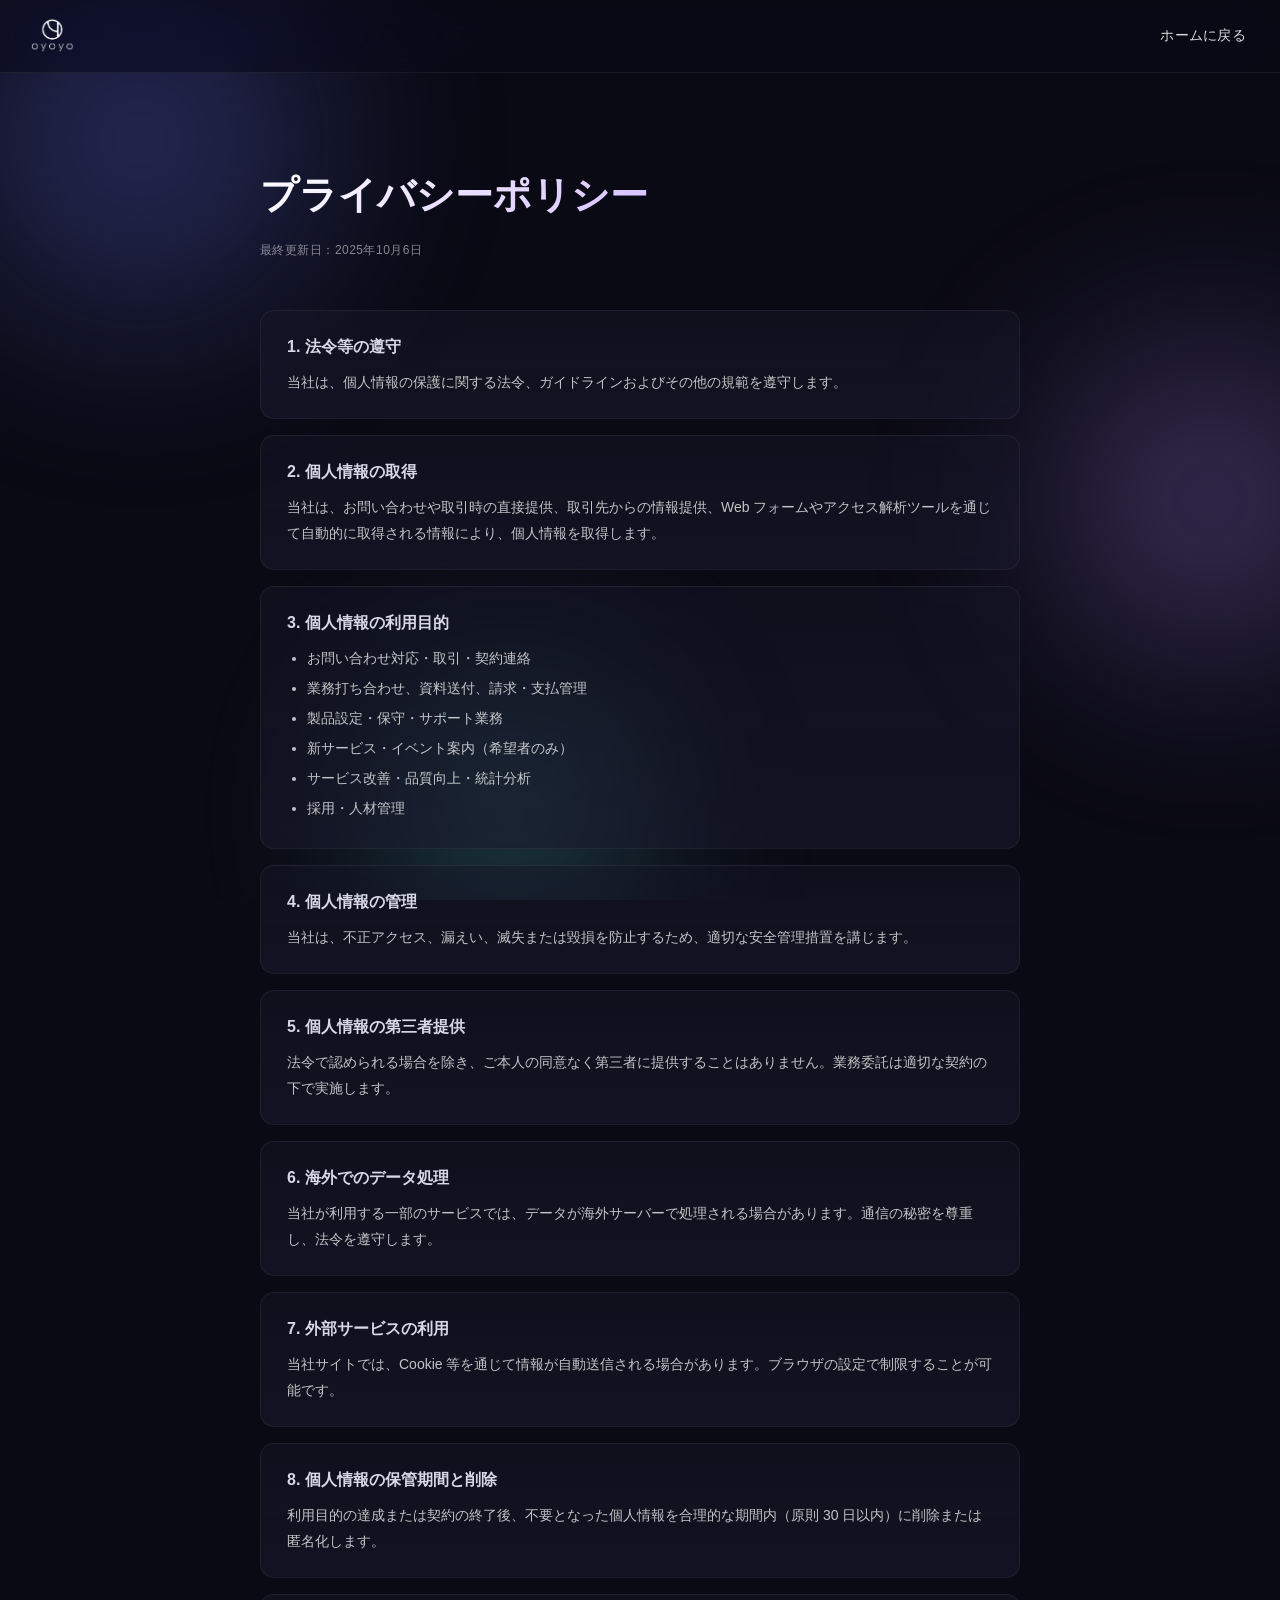
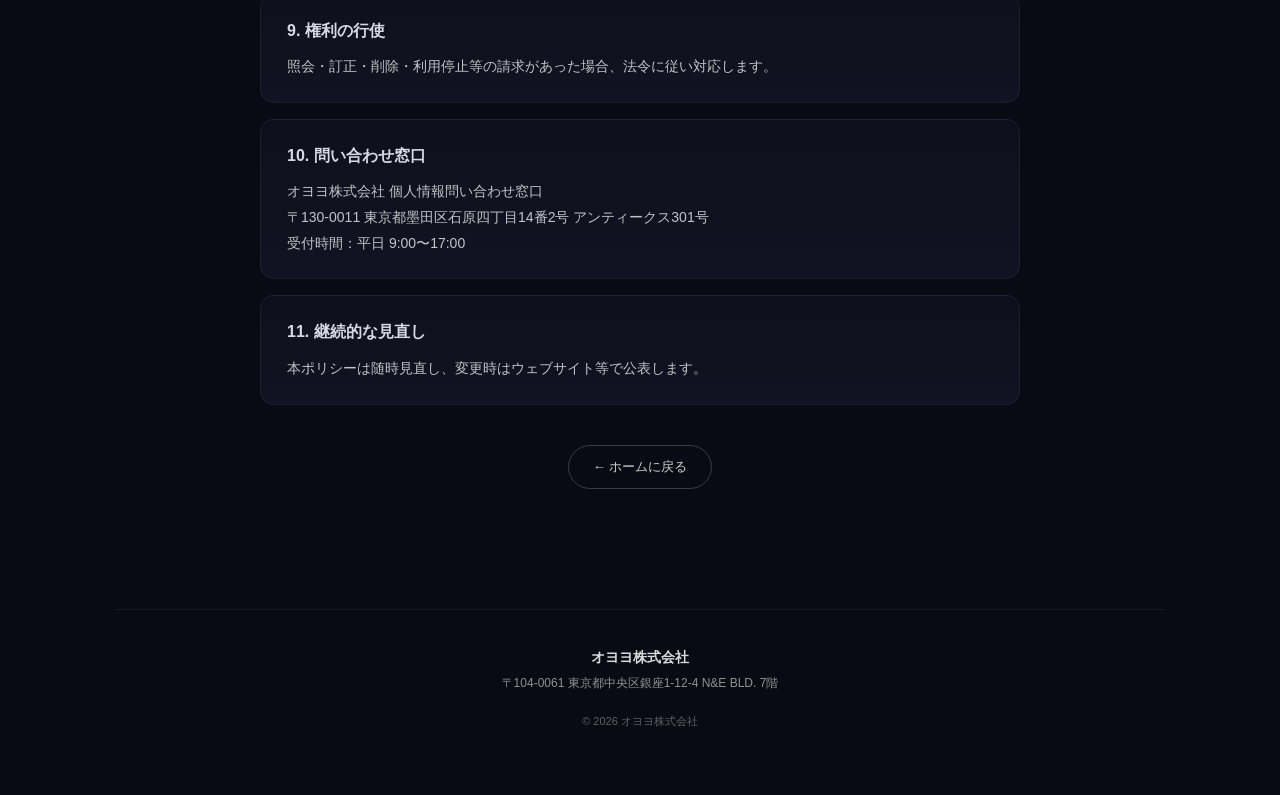
<file: privacy.html>
<!DOCTYPE html>
<html lang="ja">
<head>
<meta charset="UTF-8">
<meta name="viewport" content="width=device-width, initial-scale=1.0">
<title>プライバシーポリシー — オヨヨ株式会社</title>
<link rel="stylesheet" href="static/style.css">
</head>
<body class="page-privacy">

<div class="bg-aurora" aria-hidden="true">
  <span class="bg-orb bg-orb-1"></span>
  <span class="bg-orb bg-orb-2"></span>
  <span class="bg-orb bg-orb-3"></span>
</div>

<header class="site-header">
  <div class="site-header-inner">
    <a href="index.html" class="site-logo">
      <img src="static/img/oyoyo-logo.png" alt="オヨヨ株式会社">
    </a>
    <nav class="site-nav site-nav-simple">
      <ul>
        <li><a href="index.html">ホームに戻る</a></li>
      </ul>
    </nav>
  </div>
</header>

<div class="container">

  <article class="privacy">
    <h1 class="privacy-title">プライバシーポリシー</h1>
    <p class="privacy-meta">最終更新日：2025年10月6日</p>

    <section class="privacy-section">
      <h2>1. 法令等の遵守</h2>
      <p>当社は、個人情報の保護に関する法令、ガイドラインおよびその他の規範を遵守します。</p>
    </section>

    <section class="privacy-section">
      <h2>2. 個人情報の取得</h2>
      <p>当社は、お問い合わせや取引時の直接提供、取引先からの情報提供、Web フォームやアクセス解析ツールを通じて自動的に取得される情報により、個人情報を取得します。</p>
    </section>

    <section class="privacy-section">
      <h2>3. 個人情報の利用目的</h2>
      <ul>
        <li>お問い合わせ対応・取引・契約連絡</li>
        <li>業務打ち合わせ、資料送付、請求・支払管理</li>
        <li>製品設定・保守・サポート業務</li>
        <li>新サービス・イベント案内（希望者のみ）</li>
        <li>サービス改善・品質向上・統計分析</li>
        <li>採用・人材管理</li>
      </ul>
    </section>

    <section class="privacy-section">
      <h2>4. 個人情報の管理</h2>
      <p>当社は、不正アクセス、漏えい、滅失または毀損を防止するため、適切な安全管理措置を講じます。</p>
    </section>

    <section class="privacy-section">
      <h2>5. 個人情報の第三者提供</h2>
      <p>法令で認められる場合を除き、ご本人の同意なく第三者に提供することはありません。業務委託は適切な契約の下で実施します。</p>
    </section>

    <section class="privacy-section">
      <h2>6. 海外でのデータ処理</h2>
      <p>当社が利用する一部のサービスでは、データが海外サーバーで処理される場合があります。通信の秘密を尊重し、法令を遵守します。</p>
    </section>

    <section class="privacy-section">
      <h2>7. 外部サービスの利用</h2>
      <p>当社サイトでは、Cookie 等を通じて情報が自動送信される場合があります。ブラウザの設定で制限することが可能です。</p>
    </section>

    <section class="privacy-section">
      <h2>8. 個人情報の保管期間と削除</h2>
      <p>利用目的の達成または契約の終了後、不要となった個人情報を合理的な期間内（原則 30 日以内）に削除または匿名化します。</p>
    </section>

    <section class="privacy-section">
      <h2>9. 権利の行使</h2>
      <p>照会・訂正・削除・利用停止等の請求があった場合、法令に従い対応します。</p>
    </section>

    <section class="privacy-section">
      <h2>10. 問い合わせ窓口</h2>
      <p>
        オヨヨ株式会社 個人情報問い合わせ窓口<br>
        〒130-0011 東京都墨田区石原四丁目14番2号 アンティークス301号<br>
        受付時間：平日 9:00〜17:00
      </p>
    </section>

    <section class="privacy-section">
      <h2>11. 継続的な見直し</h2>
      <p>本ポリシーは随時見直し、変更時はウェブサイト等で公表します。</p>
    </section>

    <div class="privacy-back">
      <a href="index.html">← ホームに戻る</a>
    </div>
  </article>

  <footer class="site-footer">
    <div class="footer-info">
      <div class="footer-company">オヨヨ株式会社</div>
      <div class="footer-addr">〒104-0061 東京都中央区銀座1-12-4 N&amp;E BLD. 7階</div>
    </div>
    <div class="footer-copy">© <span id="year">2026</span> オヨヨ株式会社</div>
  </footer>

</div>

<script src="static/script.js"></script>
</body>
</html>
</file>
<file: static/style.css>
/* ===== Reset / Base ===== */
*, *::before, *::after { box-sizing: border-box; }
html { scroll-behavior: smooth; }
body {
  margin: 0;
  font-family: -apple-system, BlinkMacSystemFont, 'Hiragino Sans', 'Hiragino Kaku Gothic ProN',
               'Yu Gothic UI', 'Meiryo', 'Helvetica Neue', sans-serif;
  background: #0a0a14;
  color: #f0f0f5;
  line-height: 1.7;
  -webkit-font-smoothing: antialiased;
  overflow-x: hidden;
}
a { color: inherit; text-decoration: none; }
img { display: block; max-width: 100%; }
button { font-family: inherit; }

/* ===== 背景オーラ ===== */
.bg-aurora {
  position: fixed;
  inset: 0;
  z-index: 0;
  pointer-events: none;
  overflow: hidden;
}
.bg-orb {
  position: absolute;
  border-radius: 50%;
  filter: blur(90px);
  opacity: 0.4;
  animation: orb-float 22s ease-in-out infinite;
}
.bg-orb-1 {
  width: 520px; height: 520px;
  top: -120px; left: -120px;
  background: radial-gradient(circle, #6e7cff 0%, transparent 70%);
  animation-delay: 0s;
}
.bg-orb-2 {
  width: 460px; height: 460px;
  top: 30%; right: -160px;
  background: radial-gradient(circle, #b48cff 0%, transparent 70%);
  animation-delay: -5s;
}
.bg-orb-3 {
  width: 380px; height: 380px;
  bottom: -100px; left: 25%;
  background: radial-gradient(circle, #5fd9d9 0%, transparent 70%);
  animation-delay: -10s;
}
.bg-orb-4 {
  width: 340px; height: 340px;
  top: 60%; left: 10%;
  background: radial-gradient(circle, #ff7eb6 0%, transparent 70%);
  animation-delay: -14s;
  opacity: 0.25;
}
.bg-orb-5 {
  width: 300px; height: 300px;
  top: 15%; right: 30%;
  background: radial-gradient(circle, #8be9fd 0%, transparent 70%);
  animation-delay: -18s;
  opacity: 0.2;
}
@keyframes orb-float {
  0%, 100% { transform: translate(0, 0) scale(1); }
  33% { transform: translate(50px, -40px) scale(1.08); }
  66% { transform: translate(-30px, 50px) scale(0.95); }
}

/* ===== Container ===== */
.container {
  max-width: 1100px;
  margin: 0 auto;
  padding: 40px 24px;
  position: relative;
  z-index: 2;
}

/* ===== Header ===== */
.site-header {
  position: sticky;
  top: 0;
  z-index: 100;
  background: rgba(10, 10, 20, 0.55);
  backdrop-filter: blur(22px) saturate(160%);
  -webkit-backdrop-filter: blur(22px) saturate(160%);
  border-bottom: 1px solid rgba(255, 255, 255, 0.06);
}
.site-header-inner {
  max-width: 1280px;
  margin: 0 auto;
  padding: 0 30px;
  display: flex;
  align-items: stretch;
  justify-content: space-between;
  height: 72px;
}
.site-logo {
  display: flex;
  align-items: center;
  flex-shrink: 0;
}
.site-logo img {
  height: 38px;
  width: auto;
  filter: brightness(0) invert(1);
}
.site-nav { display: flex; align-items: stretch; }
.site-nav ul {
  list-style: none;
  padding: 0;
  margin: 0;
  display: flex;
  gap: 32px;
  align-items: center;
}
.site-nav a {
  display: inline-flex;
  align-items: center;
  font-size: 14px;
  color: rgba(255, 255, 255, 0.85);
  letter-spacing: 0.02em;
  padding: 0 4px;
  height: 72px;
  transition: color 0.2s ease;
}
.site-nav a:hover { color: #fff; }
.site-nav a.contact-btn {
  background: linear-gradient(135deg, #6e7cff 0%, #b48cff 100%);
  color: #fff;
  padding: 0 22px;
  height: 40px;
  align-self: center;
  border-radius: 999px;
  font-weight: 600;
  box-shadow: 0 4px 14px rgba(110, 124, 255, 0.4);
}
.site-nav a.contact-btn:hover {
  transform: translateY(-1px);
  box-shadow: 0 8px 20px rgba(180, 140, 255, 0.55);
}
.site-nav-simple ul { gap: 0; }

/* ハンバーガー (PC で非表示) */
.hamburger {
  display: none;
  flex-direction: column;
  justify-content: center;
  gap: 5px;
  width: 50px;
  height: 50px;
  padding: 0;
  background: rgba(255, 255, 255, 0.12);
  border: 1.5px solid rgba(255, 255, 255, 0.4);
  border-radius: 12px;
  box-shadow: 0 4px 14px rgba(0, 0, 0, 0.4);
  cursor: pointer;
  align-self: center;
}
.hamburger span {
  display: block;
  width: 22px;
  height: 2.5px;
  background: #fff;
  margin: 0 auto;
  border-radius: 2px;
  transition: transform 0.3s, opacity 0.3s;
}
.hamburger.is-open span:nth-child(1) { transform: translateY(7.5px) rotate(45deg); }
.hamburger.is-open span:nth-child(2) { opacity: 0; }
.hamburger.is-open span:nth-child(3) { transform: translateY(-7.5px) rotate(-45deg); }

/* ===== Hero (地球 iframe + コメント + souta-portal タイトル) ===== */
.hero {
  position: relative;
  margin: 0 -24px 80px;
  padding: 0;
  height: 100vh;
  min-height: 720px;
  max-height: 1000px;
  overflow: hidden;
  isolation: isolate;
  background: #01030a;
}
/* earth_globe 由来のスタイル (hero 内に直接埋め込み) */
.hero #app {
  position: absolute;
  inset: 0;
  z-index: 1;
}
.hero #app canvas { display: block; }
.hero #boot {
  position: absolute;
  inset: 0;
  display: flex;
  align-items: center;
  justify-content: center;
  z-index: 6;
  background: #01030a;
  color: #7f93bf;
  font-size: 14px;
  letter-spacing: 0.1em;
  transition: opacity 0.6s;
}
.hero #boot.gone { opacity: 0; pointer-events: none; }
.hero #boot .bar {
  width: 200px; height: 3px;
  background: rgba(120, 160, 255, 0.16);
  border-radius: 3px;
  margin-top: 14px;
  overflow: hidden;
}
.hero #boot .bar i {
  display: block; height: 100%; width: 0%;
  background: linear-gradient(90deg, #3a7bd5, #7fe0ff);
  transition: width 0.3s;
}
.hero #err {
  position: absolute;
  inset: 0;
  display: none;
  align-items: center;
  justify-content: center;
  padding: 40px;
  text-align: center;
  color: #ffb4b4;
  background: #0a0410;
  font-size: 14px;
  line-height: 1.8;
  z-index: 7;
}
.hero #card {
  position: absolute;
  z-index: 8;
  min-width: 200px;
  max-width: 280px;
  padding: 14px 16px;
  border-radius: 12px;
  background: rgba(8, 14, 30, 0.9);
  border: 1px solid rgba(120, 160, 255, 0.35);
  backdrop-filter: blur(8px);
  display: none;
  pointer-events: none;
  box-shadow: 0 8px 30px rgba(0, 0, 0, 0.5);
}
.hero #top, .hero #hint, .hero #search { display: none !important; }
.hero-bubbles {
  position: absolute;
  inset: 0;
  pointer-events: none;
  z-index: 3;
}
.hero-bubble {
  position: absolute;
  width: clamp(180px, 17vw, 240px);
  background: rgba(8, 14, 30, 0.62);
  backdrop-filter: blur(14px) saturate(140%);
  -webkit-backdrop-filter: blur(14px) saturate(140%);
  border: 1px solid rgba(180, 200, 255, 0.18);
  border-radius: 14px;
  padding: 10px 12px 11px;
  color: #e8eeff;
  box-shadow: 0 12px 30px rgba(0, 0, 0, 0.45);
  opacity: 0;
  transform: scale(0.5) translateY(8px);
  transition: opacity 0.55s cubic-bezier(0.16, 1, 0.3, 1), transform 0.55s cubic-bezier(0.34, 1.5, 0.5, 1);
}
.hero-bubble.is-shown {
  opacity: 1;
  transform: scale(1) translateY(0);
}
.hero-bubble-head {
  display: flex;
  align-items: center;
  gap: 6px;
  font-size: 10.5px;
  color: rgba(220, 230, 255, 0.7);
  font-weight: 600;
  letter-spacing: 0.04em;
  margin-bottom: 6px;
}
.hero-bubble-icon { font-size: 12px; line-height: 1; }
.hero-bubble-label { letter-spacing: 0.02em; }
.hero-bubble-body {
  font-size: 12.5px;
  line-height: 1.5;
  color: #f0f4ff;
  word-break: break-word;
}
.hero-bubble-author {
  font-size: 10px;
  color: rgba(180, 200, 255, 0.55);
  margin-top: 6px;
  letter-spacing: 0.02em;
}

/* ----- souta-portal とまったく同じタイトル＆演出 ----- */
.hero-content {
  position: absolute;
  left: 50%;
  top: 50%;
  transform: translate(-50%, -50%) translateY(20px);
  z-index: 50;
  opacity: 0;
  pointer-events: none;
  text-align: center;
  white-space: nowrap;
}
.hero-content.is-shown {
  animation: hero-title-fade 1.0s ease-out forwards;
}
@keyframes hero-title-fade {
  from { opacity: 0; transform: translate(-50%, -50%) translateY(20px); }
  to   { opacity: 1; transform: translate(-50%, -50%) translateY(0); }
}
.hero-content h1 {
  margin: 0;
  font-size: 56px;
  font-weight: bold;
  letter-spacing: 4px;
  background: linear-gradient(90deg, #ff7eb6, #ffb86c, #8be9fd, #5fd97b);
  background-size: 200% auto;
  -webkit-background-clip: text;
  -webkit-text-fill-color: transparent;
  background-clip: text;
  animation: shimmer 8s linear infinite;
}
@keyframes shimmer {
  0% { background-position: 0% center; }
  100% { background-position: 200% center; }
}

.hero-scroll {
  position: absolute;
  bottom: 18px;
  left: 50%;
  z-index: 5;
  font-size: 11px;
  letter-spacing: 6px;
  font-weight: 500;
  color: rgba(255, 255, 255, 0.5);
  font-family: 'Helvetica Neue', sans-serif;
  pointer-events: none;
  opacity: 0;
  transform: translateX(-50%);
}
.hero-scroll.is-shown {
  animation:
    intro-fade-scroll 0.8s ease-out forwards,
    scroll-bounce 2.4s ease-in-out 0.8s infinite;
}
@keyframes intro-fade-scroll {
  from { opacity: 0; transform: translateX(-50%) translateY(20px); }
  to   { opacity: 1; transform: translateX(-50%) translateY(0); }
}
@keyframes scroll-bounce {
  0%, 100% { transform: translateX(-50%) translateY(0); }
  50%      { transform: translateX(-50%) translateY(8px); }
}

@media (max-width: 720px) {
  .hero {
    height: 92vh;
    min-height: 620px;
  }
  .hero-bubble {
    width: clamp(150px, 38vw, 200px);
    padding: 8px 10px 9px;
  }
  .hero-bubble-head { font-size: 10px; }
  .hero-bubble-body { font-size: 11.5px; }
  .hero-content h1 {
    font-size: 36px;
    letter-spacing: 2px;
  }
}

/* ===== Section common ===== */
.section { margin-bottom: 100px; position: relative; z-index: 2; }
.section-heading {
  font-size: clamp(24px, 3vw, 32px);
  font-weight: 700;
  letter-spacing: 0.04em;
  margin: 0 0 16px;
  display: inline-flex;
  align-items: center;
  position: relative;
  padding-left: 18px;
}
.section-heading::before {
  content: '';
  position: absolute;
  left: 0;
  top: 50%;
  width: 6px;
  height: 70%;
  background: linear-gradient(180deg, #6e7cff 0%, #b48cff 100%);
  border-radius: 3px;
  transform: translateY(-50%);
}
.section-lead {
  font-size: 14px;
  color: rgba(255, 255, 255, 0.7);
  line-height: 1.9;
  margin: 0 0 36px;
  max-width: 640px;
}

/* ===== 会社情報 ===== */
.info-card {
  background: linear-gradient(180deg, rgba(22, 22, 40, 0.55), rgba(26, 26, 46, 0.65));
  backdrop-filter: blur(18px) saturate(140%);
  -webkit-backdrop-filter: blur(18px) saturate(140%);
  border: 1px solid rgba(255, 255, 255, 0.08);
  border-radius: 18px;
  padding: 16px 28px;
  box-shadow: 0 16px 40px rgba(0, 0, 0, 0.35);
}
.info-list { margin: 0; }
.info-row {
  display: grid;
  grid-template-columns: 220px 1fr;
  gap: 24px;
  padding: 22px 0;
  border-bottom: 1px solid rgba(255, 255, 255, 0.06);
  align-items: start;
}
.info-row:last-child { border-bottom: none; }
.info-row dt {
  font-size: 13px;
  font-weight: 600;
  color: rgba(255, 255, 255, 0.55);
  letter-spacing: 0.04em;
}
.info-row dd {
  margin: 0;
  font-size: 15px;
  color: #f0f0f5;
  line-height: 1.7;
}

/* ===== AIX推進室 ===== */
.aix-cards {
  display: grid;
  grid-template-columns: repeat(3, 1fr);
  gap: 24px;
  margin-bottom: 36px;
}
.aix-card {
  display: flex;
  flex-direction: column;
  background: linear-gradient(180deg, rgba(22, 22, 40, 0.55), rgba(26, 26, 46, 0.65));
  border: 1px solid rgba(255, 255, 255, 0.08);
  border-radius: 16px;
  overflow: hidden;
  transition: transform 0.3s ease, box-shadow 0.3s ease, border-color 0.3s ease;
  box-shadow: 0 12px 32px rgba(0, 0, 0, 0.3);
}
.aix-card:hover {
  transform: translateY(-6px);
  border-color: rgba(180, 140, 255, 0.4);
  box-shadow: 0 22px 50px rgba(110, 124, 255, 0.25);
}
.aix-card-thumb {
  width: 100%;
  aspect-ratio: 16 / 10;
  overflow: hidden;
  background: rgba(0, 0, 0, 0.3);
}
.aix-card-thumb img {
  width: 100%;
  height: 100%;
  object-fit: cover;
  transition: transform 0.4s ease;
}
.aix-card:hover .aix-card-thumb img { transform: scale(1.05); }
.aix-card-body { padding: 18px 20px 22px; }
.aix-card-title {
  font-size: 16px;
  font-weight: 700;
  margin-bottom: 6px;
}
.aix-card-tag {
  font-size: 11.5px;
  color: rgba(255, 255, 255, 0.5);
  letter-spacing: 0.06em;
}
.aix-cta { text-align: center; }
.btn-primary {
  display: inline-flex;
  align-items: center;
  gap: 8px;
  background: linear-gradient(135deg, #6e7cff 0%, #b48cff 100%);
  color: #fff;
  font-size: 15px;
  font-weight: 600;
  padding: 14px 32px;
  border-radius: 999px;
  box-shadow: 0 10px 28px rgba(110, 124, 255, 0.45);
  transition: transform 0.2s ease, box-shadow 0.25s ease;
  letter-spacing: 0.03em;
}
.btn-primary:hover {
  transform: translateY(-2px);
  box-shadow: 0 14px 34px rgba(180, 140, 255, 0.6);
}

/* ===== お問い合わせ ===== */
.contact-form {
  background: linear-gradient(180deg, rgba(22, 22, 40, 0.55), rgba(26, 26, 46, 0.65));
  border: 1px solid rgba(255, 255, 255, 0.08);
  border-radius: 18px;
  padding: 36px 32px;
  max-width: 720px;
  box-shadow: 0 16px 40px rgba(0, 0, 0, 0.35);
}
.form-row { margin-bottom: 22px; }
.form-row label {
  display: block;
  font-size: 13px;
  font-weight: 600;
  color: rgba(255, 255, 255, 0.78);
  margin-bottom: 8px;
  letter-spacing: 0.03em;
}
.required {
  display: inline-block;
  font-size: 10px;
  font-weight: 700;
  color: #ff7eb6;
  background: rgba(255, 126, 182, 0.15);
  padding: 2px 7px;
  border-radius: 4px;
  margin-left: 6px;
  letter-spacing: 0.04em;
}
.optional {
  display: inline-block;
  font-size: 10px;
  color: rgba(255, 255, 255, 0.4);
  margin-left: 6px;
}
.form-row input,
.form-row textarea {
  width: 100%;
  background: rgba(0, 0, 0, 0.25);
  border: 1px solid rgba(255, 255, 255, 0.12);
  border-radius: 10px;
  color: #fff;
  font-size: 14px;
  padding: 12px 14px;
  font-family: inherit;
  outline: none;
  transition: border-color 0.2s ease, background 0.2s ease;
}
.form-row textarea { resize: vertical; min-height: 120px; }
.form-row input:focus,
.form-row textarea:focus {
  border-color: rgba(180, 140, 255, 0.6);
  background: rgba(0, 0, 0, 0.35);
}
.btn-submit {
  display: inline-block;
  background: linear-gradient(135deg, #6e7cff 0%, #b48cff 100%);
  color: #fff;
  font-size: 15px;
  font-weight: 600;
  padding: 14px 40px;
  border-radius: 999px;
  border: none;
  cursor: pointer;
  box-shadow: 0 10px 28px rgba(110, 124, 255, 0.45);
  transition: transform 0.2s ease, box-shadow 0.25s ease;
  letter-spacing: 0.04em;
}
.btn-submit:hover {
  transform: translateY(-2px);
  box-shadow: 0 14px 34px rgba(180, 140, 255, 0.6);
}
.form-note {
  font-size: 11px;
  color: rgba(255, 255, 255, 0.4);
  margin: 14px 0 0;
}

/* ===== 世界中の今日のoyoyo ===== */
.section-oyoyo .oyoyo-meta {
  font-size: 11.5px;
  color: rgba(255, 255, 255, 0.4);
  letter-spacing: 0.04em;
  margin: 0 0 24px;
}
.oyoyo-feed {
  display: grid;
  grid-template-columns: repeat(2, 1fr);
  gap: 16px;
}
.oyoyo-item {
  background: linear-gradient(180deg, rgba(22, 22, 40, 0.55), rgba(26, 26, 46, 0.65));
  backdrop-filter: blur(14px) saturate(140%);
  -webkit-backdrop-filter: blur(14px) saturate(140%);
  border: 1px solid rgba(255, 255, 255, 0.08);
  border-radius: 14px;
  padding: 16px 18px;
  display: flex;
  flex-direction: column;
  gap: 10px;
  transition: transform 0.2s ease, border-color 0.2s ease, box-shadow 0.25s ease;
  text-decoration: none;
  color: inherit;
}
.oyoyo-item:hover {
  transform: translateY(-3px);
  border-color: rgba(180, 140, 255, 0.4);
  box-shadow: 0 14px 32px rgba(110, 124, 255, 0.18);
}
.oyoyo-item-head {
  display: flex;
  align-items: center;
  gap: 8px;
  font-size: 11px;
  color: rgba(255, 255, 255, 0.55);
  letter-spacing: 0.04em;
}
.oyoyo-source {
  font-size: 10.5px;
  font-weight: 700;
  padding: 2px 8px;
  border-radius: 999px;
  letter-spacing: 0.04em;
}
.oyoyo-source-bluesky {
  background: rgba(95, 217, 217, 0.18);
  color: #5fd9d9;
}
.oyoyo-source-youtube {
  background: rgba(255, 78, 78, 0.18);
  color: #ff7e7e;
}
.oyoyo-source-reddit {
  background: rgba(255, 140, 60, 0.2);
  color: #ffac6e;
}
.oyoyo-source-hackernews {
  background: rgba(255, 180, 80, 0.18);
  color: #ffb84d;
}
.oyoyo-source-mastodon {
  background: rgba(99, 100, 255, 0.22);
  color: #a0a3ff;
}
.oyoyo-source-lemmy {
  background: rgba(0, 200, 130, 0.18);
  color: #4be3a3;
}
.oyoyo-author {
  font-weight: 600;
  color: rgba(255, 255, 255, 0.7);
  font-size: 12px;
}
.oyoyo-when {
  margin-left: auto;
  font-size: 11px;
  color: rgba(255, 255, 255, 0.4);
}
.oyoyo-text {
  font-size: 13.5px;
  line-height: 1.7;
  color: #f0f0f5;
  white-space: pre-wrap;
  word-break: break-word;
  display: -webkit-box;
  -webkit-line-clamp: 6;
  -webkit-box-orient: vertical;
  overflow: hidden;
}
.oyoyo-text mark {
  background: linear-gradient(90deg, rgba(180, 140, 255, 0.35) 0%, rgba(110, 124, 255, 0.35) 100%);
  color: #fff;
  padding: 0 4px;
  border-radius: 3px;
}
.oyoyo-video-title {
  font-size: 11px;
  color: rgba(255, 255, 255, 0.45);
  font-style: italic;
  border-left: 2px solid rgba(255, 255, 255, 0.15);
  padding-left: 8px;
}
.oyoyo-empty {
  font-size: 13px;
  color: rgba(255, 255, 255, 0.5);
  text-align: center;
  padding: 40px 0;
}

@media (max-width: 820px) {
  .oyoyo-feed { grid-template-columns: 1fr; }
}

/* ===== トースト（送信完了/エラー） ===== */
.toast {
  position: fixed;
  left: 50%;
  bottom: 32px;
  transform: translateX(-50%) translateY(20px);
  z-index: 9999;
  display: flex;
  align-items: center;
  gap: 12px;
  background: linear-gradient(135deg, rgba(28, 28, 50, 0.92) 0%, rgba(38, 38, 64, 0.92) 100%);
  backdrop-filter: blur(18px) saturate(160%);
  -webkit-backdrop-filter: blur(18px) saturate(160%);
  color: #fff;
  font-size: 14px;
  line-height: 1.5;
  padding: 14px 18px 14px 16px;
  border-radius: 14px;
  border: 1px solid rgba(255, 255, 255, 0.14);
  box-shadow: 0 16px 40px rgba(0, 0, 0, 0.5);
  max-width: calc(100vw - 32px);
  width: max-content;
  opacity: 0;
  pointer-events: none;
  transition: opacity 0.3s ease, transform 0.35s cubic-bezier(0.16, 1, 0.3, 1);
}
.toast.is-shown {
  opacity: 1;
  transform: translateX(-50%) translateY(0);
  pointer-events: auto;
}
.toast-icon {
  flex-shrink: 0;
  width: 28px;
  height: 28px;
  border-radius: 50%;
  display: flex;
  align-items: center;
  justify-content: center;
  font-size: 15px;
  font-weight: 700;
}
.toast-success .toast-icon {
  background: linear-gradient(135deg, #5fd9d9 0%, #3fb5b5 100%);
  color: #0f2a2a;
}
.toast-error .toast-icon {
  background: linear-gradient(135deg, #ff7eb6 0%, #ff5b9a 100%);
  color: #2a0f1a;
}
.toast-message {
  flex: 1;
  font-size: 13.5px;
}
.toast-close {
  flex-shrink: 0;
  background: transparent;
  border: none;
  color: rgba(255, 255, 255, 0.6);
  font-size: 18px;
  line-height: 1;
  padding: 4px 6px;
  border-radius: 6px;
  cursor: pointer;
  transition: background 0.2s ease, color 0.2s ease;
}
.toast-close:hover {
  background: rgba(255, 255, 255, 0.08);
  color: #fff;
}

/* ===== Footer ===== */
.site-footer {
  border-top: 1px solid rgba(255, 255, 255, 0.06);
  padding: 36px 0 24px;
  text-align: center;
  font-size: 12.5px;
  color: rgba(255, 255, 255, 0.5);
  margin-top: 60px;
}
.footer-info { margin-bottom: 18px; }
.footer-company {
  font-size: 14px;
  font-weight: 600;
  color: rgba(255, 255, 255, 0.85);
  margin-bottom: 4px;
}
.footer-addr { font-size: 12px; color: rgba(255, 255, 255, 0.55); }
.footer-links {
  display: flex;
  gap: 24px;
  justify-content: center;
  margin-bottom: 16px;
}
.footer-links a {
  color: rgba(255, 255, 255, 0.6);
  transition: color 0.2s ease;
}
.footer-links a:hover { color: #fff; }
.footer-copy { font-size: 11px; color: rgba(255, 255, 255, 0.35); }

/* ===== Privacy ページ ===== */
.privacy {
  max-width: 760px;
  margin: 0 auto;
  padding: 50px 0 60px;
  position: relative;
  z-index: 2;
}
.privacy-title {
  font-size: clamp(28px, 4vw, 38px);
  font-weight: 700;
  margin: 0 0 12px;
  background: linear-gradient(135deg, #fff 0%, #b48cff 100%);
  -webkit-background-clip: text;
  -webkit-text-fill-color: transparent;
  background-clip: text;
}
.privacy-meta {
  font-size: 12px;
  color: rgba(255, 255, 255, 0.5);
  letter-spacing: 0.04em;
  margin: 0 0 50px;
}
.privacy-section {
  background: linear-gradient(180deg, rgba(22, 22, 40, 0.45), rgba(26, 26, 46, 0.55));
  border: 1px solid rgba(255, 255, 255, 0.06);
  border-radius: 14px;
  padding: 22px 26px;
  margin-bottom: 16px;
}
.privacy-section h2 {
  font-size: 16px;
  font-weight: 700;
  color: #d7d7e6;
  margin: 0 0 10px;
}
.privacy-section p, .privacy-section ul {
  font-size: 14px;
  color: rgba(255, 255, 255, 0.75);
  margin: 0;
  line-height: 1.85;
}
.privacy-section ul {
  padding-left: 20px;
}
.privacy-section li { margin-bottom: 4px; }
.privacy-back {
  margin-top: 40px;
  text-align: center;
}
.privacy-back a {
  display: inline-block;
  padding: 10px 24px;
  border: 1px solid rgba(255, 255, 255, 0.2);
  border-radius: 999px;
  font-size: 13px;
  color: rgba(255, 255, 255, 0.8);
  transition: background 0.2s ease, border-color 0.2s ease;
}
.privacy-back a:hover {
  background: rgba(255, 255, 255, 0.05);
  border-color: rgba(180, 140, 255, 0.5);
}

/* ===== モバイル ===== */
@media (max-width: 820px) {
  .info-row {
    grid-template-columns: 1fr;
    gap: 4px;
    padding: 18px 0;
  }
  .aix-cards { grid-template-columns: 1fr; }
  .container { padding: 24px 16px; }
  .hero { margin: 0 -16px 60px; padding: 80px 16px 60px; min-height: 50vh; }
  .info-card { padding: 8px 18px; }
  .contact-form { padding: 26px 18px; }
}

@media (max-width: 600px) {
  .site-header-inner { padding: 0 16px; }
  .site-logo img { height: 34px; }
  .hamburger { display: flex; }

  /* スマホでは Nav を drawer */
  .site-nav {
    position: fixed;
    top: 0;
    right: 0;
    width: 280px;
    max-width: 80vw;
    height: 100vh;
    background: rgba(15, 15, 28, 0.95);
    backdrop-filter: blur(24px) saturate(160%);
    -webkit-backdrop-filter: blur(24px) saturate(160%);
    box-shadow: -8px 0 32px rgba(0, 0, 0, 0.5);
    transform: translateX(100%);
    transition: transform 0.3s ease;
    z-index: 200;
    padding-top: 72px;
    display: block;
  }
  .site-nav.is-open { transform: translateX(0); }
  .site-nav ul {
    display: block;
    padding: 0;
    margin: 0;
  }
  .site-nav li {
    border-bottom: 1px solid rgba(255, 255, 255, 0.06);
  }
  .site-nav a {
    display: block;
    width: 100%;
    height: auto;
    padding: 16px 24px;
    text-align: left;
  }
  .site-nav a.contact-btn {
    margin: 16px 24px;
    height: 44px;
    justify-content: center;
  }

  .hero h1 { font-size: 32px; }
  .hero-tagline { font-size: 16px; letter-spacing: 0.06em; }
  .hero-intro { font-size: 13px; padding: 0 8px; }

  .section { margin-bottom: 70px; }
  .section-heading { font-size: 22px; padding-left: 14px; }
  .section-heading::before { width: 4px; }

  .privacy { padding: 30px 0 40px; }
  .privacy-section { padding: 18px 20px; }
}
</file>
